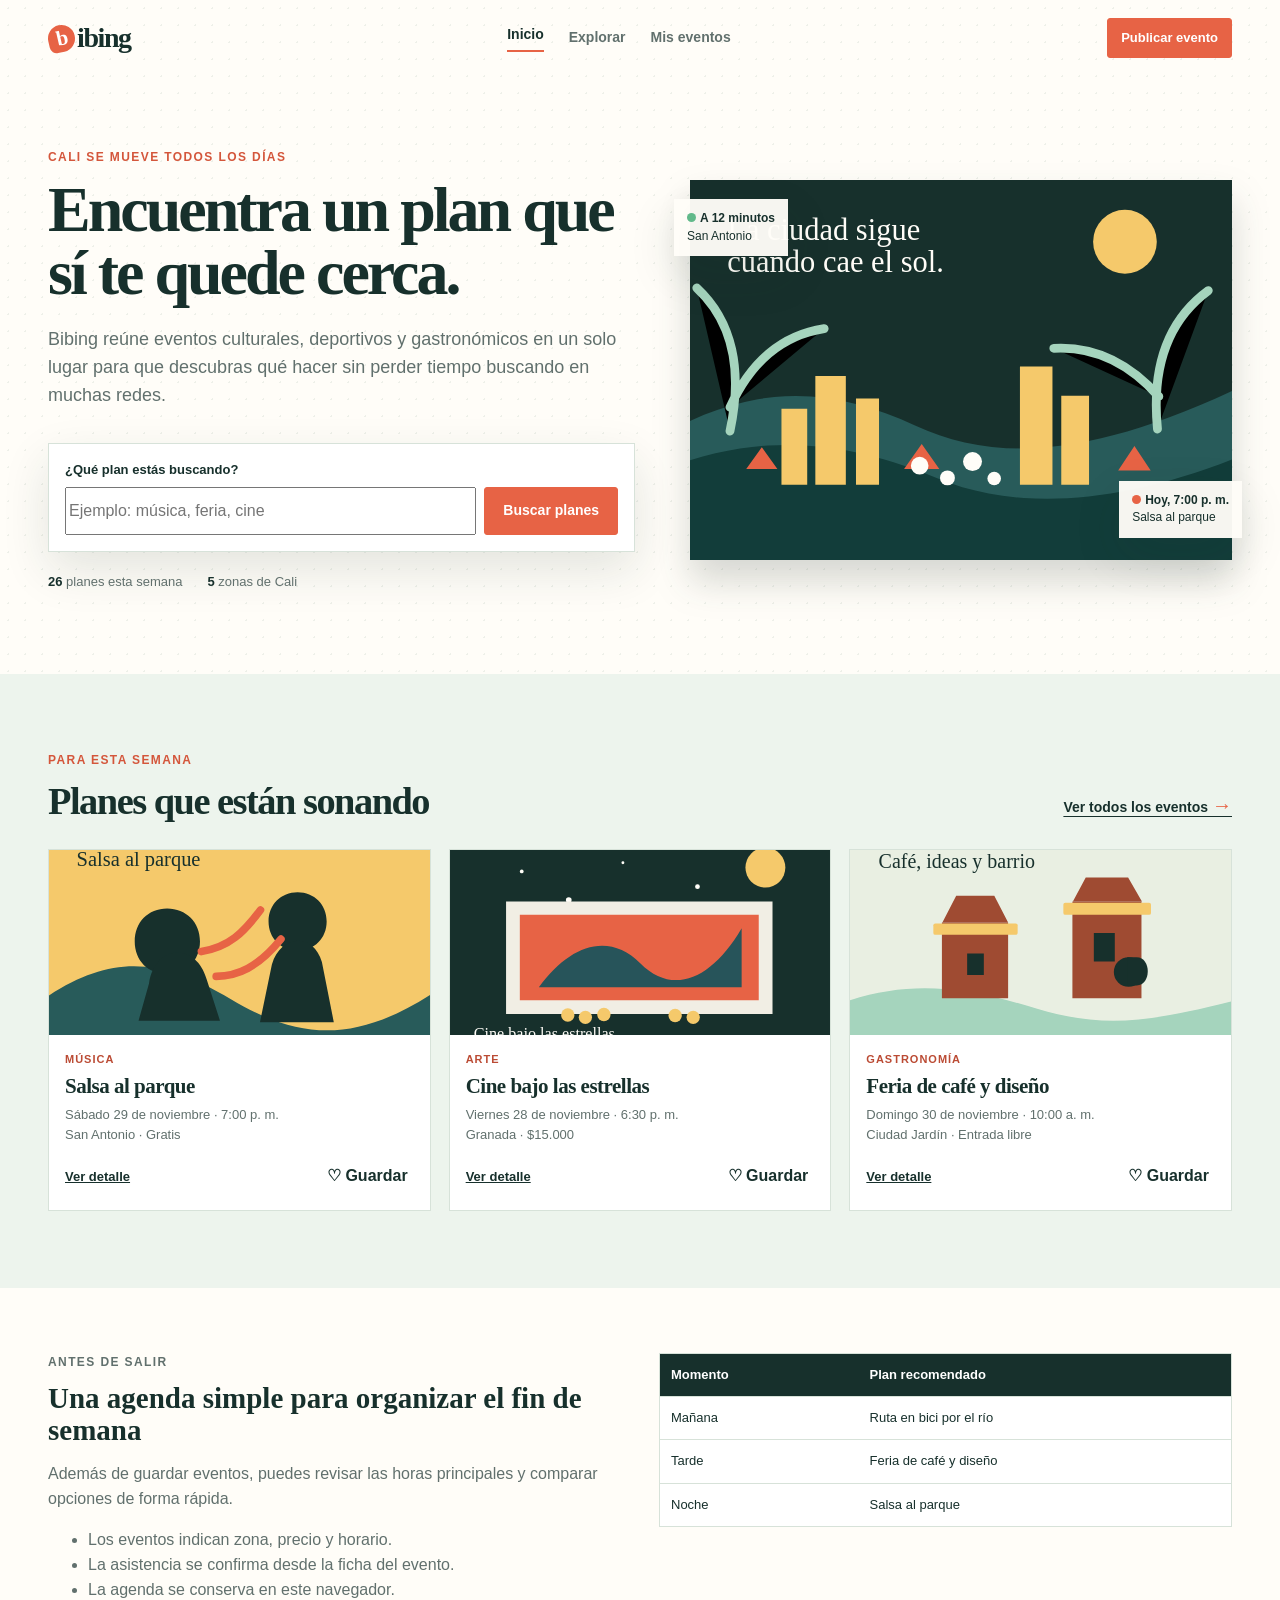
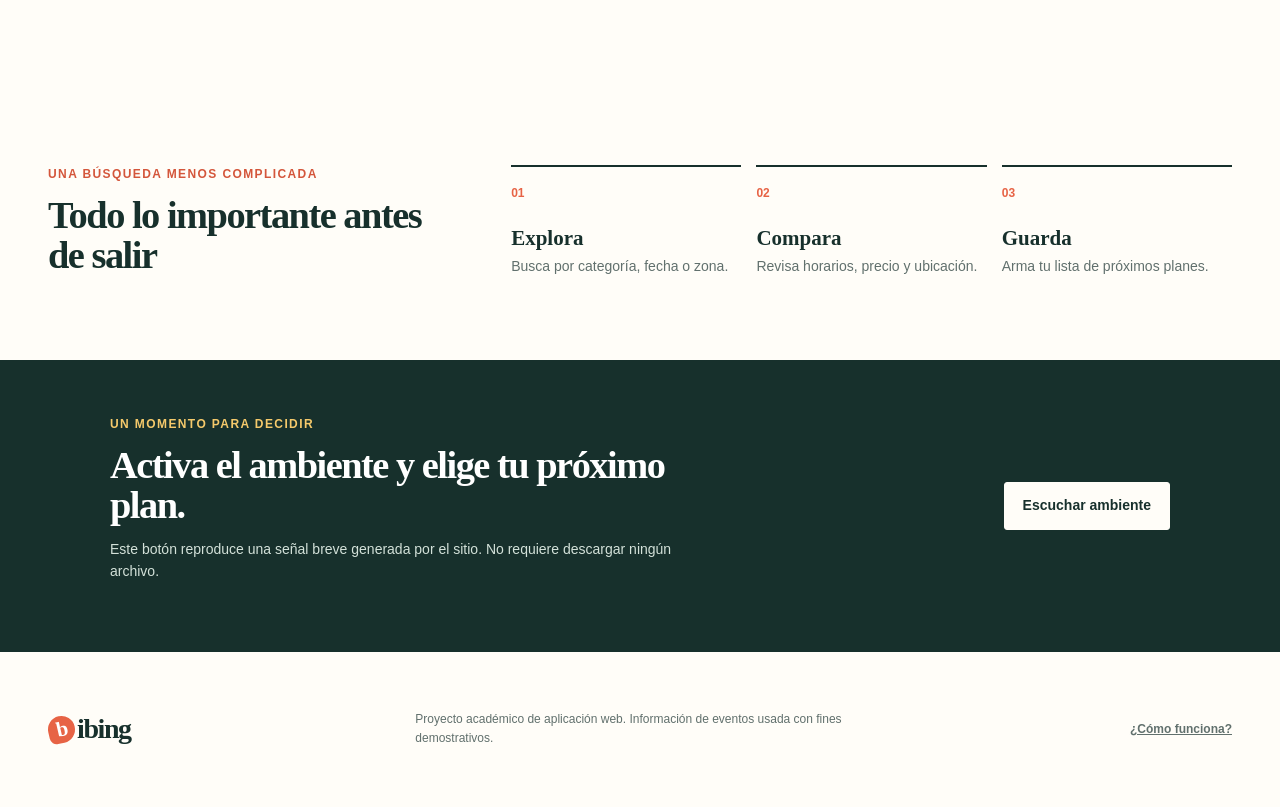
<file: index.html>
<!doctype html>
<html lang="es">
  <head>
    <meta charset="UTF-8" />
    <meta name="viewport" content="width=device-width, initial-scale=1.0" />
    <meta name="description" content="Bibing, plataforma web para descubrir planes y eventos en Cali." />
    <title>Bibing | Planes que pasan cerca</title>
    <link rel="stylesheet" href="styles.css" />
    <script src="app.js" defer></script>
  </head>
  <body data-page="home">
    <header class="site-header">
      <a class="brand" href="index.html" aria-label="Bibing, inicio"><span class="brand-mark">b</span>ibing</a>
      <nav aria-label="Navegación principal">
        <a class="active" href="index.html">Inicio</a><a href="explorar.html">Explorar</a><a href="mis-eventos.html">Mis eventos</a>
      </nav>
      <a class="button button-small" href="crear-evento.html">Publicar evento</a>
    </header>

    <main>
      <section class="hero">
        <div class="hero-copy">
          <p class="eyebrow">Cali se mueve todos los días</p>
          <h1>Encuentra un plan que sí te quede cerca.</h1>
          <p class="lead">Bibing reúne eventos culturales, deportivos y gastronómicos en un solo lugar para que descubras qué hacer sin perder tiempo buscando en muchas redes.</p>
          <form class="search-card" data-search-form>
            <label for="home-search">¿Qué plan estás buscando?</label>
            <div class="search-row"><input id="home-search" name="query" type="search" placeholder="Ejemplo: música, feria, cine" /><button class="button" type="submit">Buscar planes</button></div>
          </form>
          <div class="hero-notes"><span><strong>26</strong> planes esta semana</span><span><strong>5</strong> zonas de Cali</span></div>
        </div>
        <div class="hero-visual">
          <img src="cali-night.svg" alt="Ilustración de una noche de eventos en Cali" />
          <div class="floating-card first"><span class="dot coral"></span><strong>Hoy, 7:00 p. m.</strong><br />Salsa al parque</div>
          <div class="floating-card second"><span class="dot mint"></span><strong>A 12 minutos</strong><br />San Antonio</div>
        </div>
      </section>

      <section class="section section-pale">
        <div class="section-heading"><div><p class="eyebrow">Para esta semana</p><h2>Planes que están sonando</h2></div><a class="text-link" href="explorar.html">Ver todos los eventos <span>→</span></a></div>
        <div class="event-grid" data-featured-events></div>
      </section>

      <section class="planning-band">
        <div><p class="eyebrow">Antes de salir</p><h2>Una agenda simple para organizar el fin de semana</h2><p>Además de guardar eventos, puedes revisar las horas principales y comparar opciones de forma rápida.</p><ul><li>Los eventos indican zona, precio y horario.</li><li>La asistencia se confirma desde la ficha del evento.</li><li>La agenda se conserva en este navegador.</li></ul></div>
        <table><thead><tr><th>Momento</th><th>Plan recomendado</th></tr></thead><tbody><tr><td>Mañana</td><td>Ruta en bici por el río</td></tr><tr><td>Tarde</td><td>Feria de café y diseño</td></tr><tr><td>Noche</td><td>Salsa al parque</td></tr></tbody></table>
      </section>

      <section class="how-it-works">
        <div><p class="eyebrow">Una búsqueda menos complicada</p><h2>Todo lo importante antes de salir</h2></div>
        <ol class="steps"><li><span>01</span><h3>Explora</h3><p>Busca por categoría, fecha o zona.</p></li><li><span>02</span><h3>Compara</h3><p>Revisa horarios, precio y ubicación.</p></li><li><span>03</span><h3>Guarda</h3><p>Arma tu lista de próximos planes.</p></li></ol>
      </section>

      <section class="audio-callout">
        <div><p class="eyebrow">Un momento para decidir</p><h2>Activa el ambiente y elige tu próximo plan.</h2><p>Este botón reproduce una señal breve generada por el sitio. No requiere descargar ningún archivo.</p></div>
        <button class="button button-light" type="button" data-sound-button>Escuchar ambiente</button>
      </section>
    </main>
    <footer class="site-footer"><a class="brand" href="index.html"><span class="brand-mark">b</span>ibing</a><p>Proyecto académico de aplicación web. Información de eventos usada con fines demostrativos.</p><a href="como-funciona.html">¿Cómo funciona?</a></footer>
  </body>
</html>
</file>
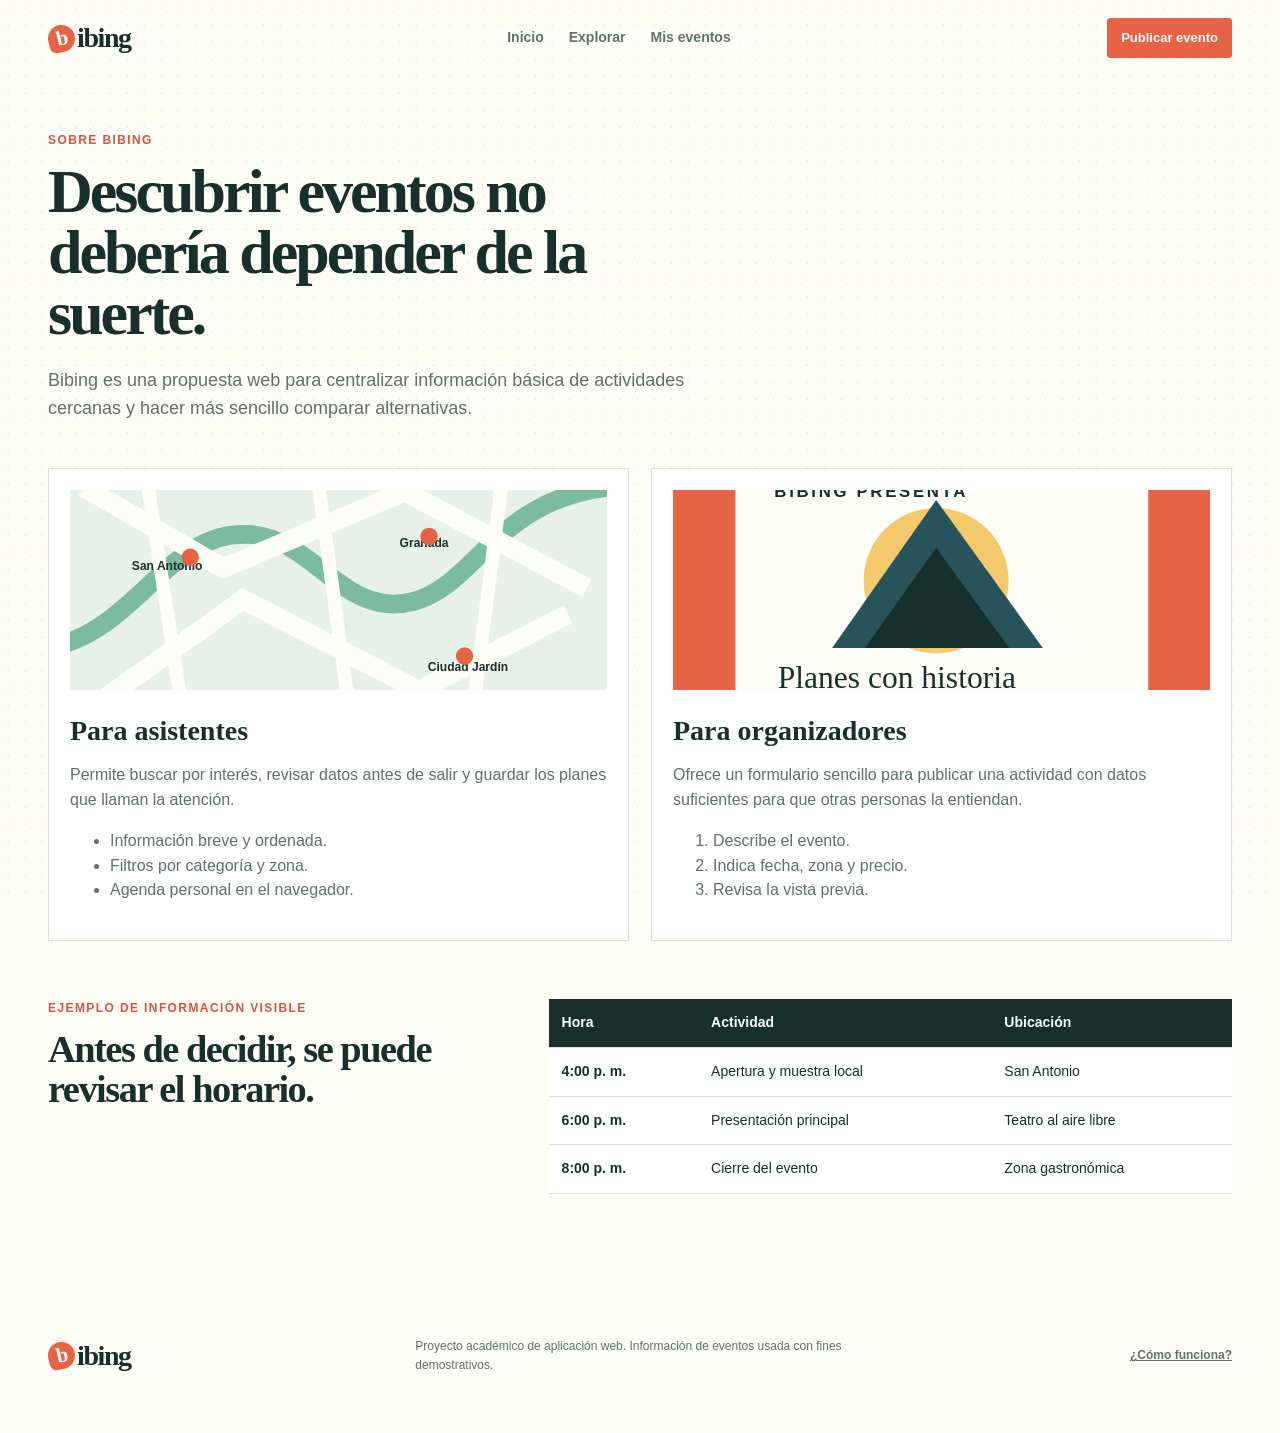
<file: como-funciona.html>
<!doctype html>
<html lang="es"><head><meta charset="UTF-8" /><meta name="viewport" content="width=device-width, initial-scale=1.0" /><meta name="description" content="Cómo funciona Bibing." /><title>Cómo funciona | Bibing</title><link rel="stylesheet" href="styles.css" /><script src="app.js" defer></script></head>
<body data-page="about"><header class="site-header"><a class="brand" href="index.html"><span class="brand-mark">b</span>ibing</a><nav aria-label="Navegación principal"><a href="index.html">Inicio</a><a href="explorar.html">Explorar</a><a href="mis-eventos.html">Mis eventos</a></nav><a class="button button-small" href="crear-evento.html">Publicar evento</a></header>
<main class="page-shell"><section class="page-intro"><p class="eyebrow">Sobre Bibing</p><h1>Descubrir eventos no debería depender de la suerte.</h1><p>Bibing es una propuesta web para centralizar información básica de actividades cercanas y hacer más sencillo comparar alternativas.</p></section><section class="info-grid"><article><img src="cali-map.svg" alt="Ilustración de un mapa de Cali" /><h2>Para asistentes</h2><p>Permite buscar por interés, revisar datos antes de salir y guardar los planes que llaman la atención.</p><ul><li>Información breve y ordenada.</li><li>Filtros por categoría y zona.</li><li>Agenda personal en el navegador.</li></ul></article><article><img src="event-poster.svg" alt="Ilustración de un afiche de evento" /><h2>Para organizadores</h2><p>Ofrece un formulario sencillo para publicar una actividad con datos suficientes para que otras personas la entiendan.</p><ol><li>Describe el evento.</li><li>Indica fecha, zona y precio.</li><li>Revisa la vista previa.</li></ol></article></section><section class="schedule"><div><p class="eyebrow">Ejemplo de información visible</p><h2>Antes de decidir, se puede revisar el horario.</h2></div><table><thead><tr><th>Hora</th><th>Actividad</th><th>Ubicación</th></tr></thead><tbody><tr><td>4:00 p. m.</td><td>Apertura y muestra local</td><td>San Antonio</td></tr><tr><td>6:00 p. m.</td><td>Presentación principal</td><td>Teatro al aire libre</td></tr><tr><td>8:00 p. m.</td><td>Cierre del evento</td><td>Zona gastronómica</td></tr></tbody></table></section></main>
<footer class="site-footer"><a class="brand" href="index.html"><span class="brand-mark">b</span>ibing</a><p>Proyecto académico de aplicación web. Información de eventos usada con fines demostrativos.</p><a href="como-funciona.html">¿Cómo funciona?</a></footer></body></html>
</file>
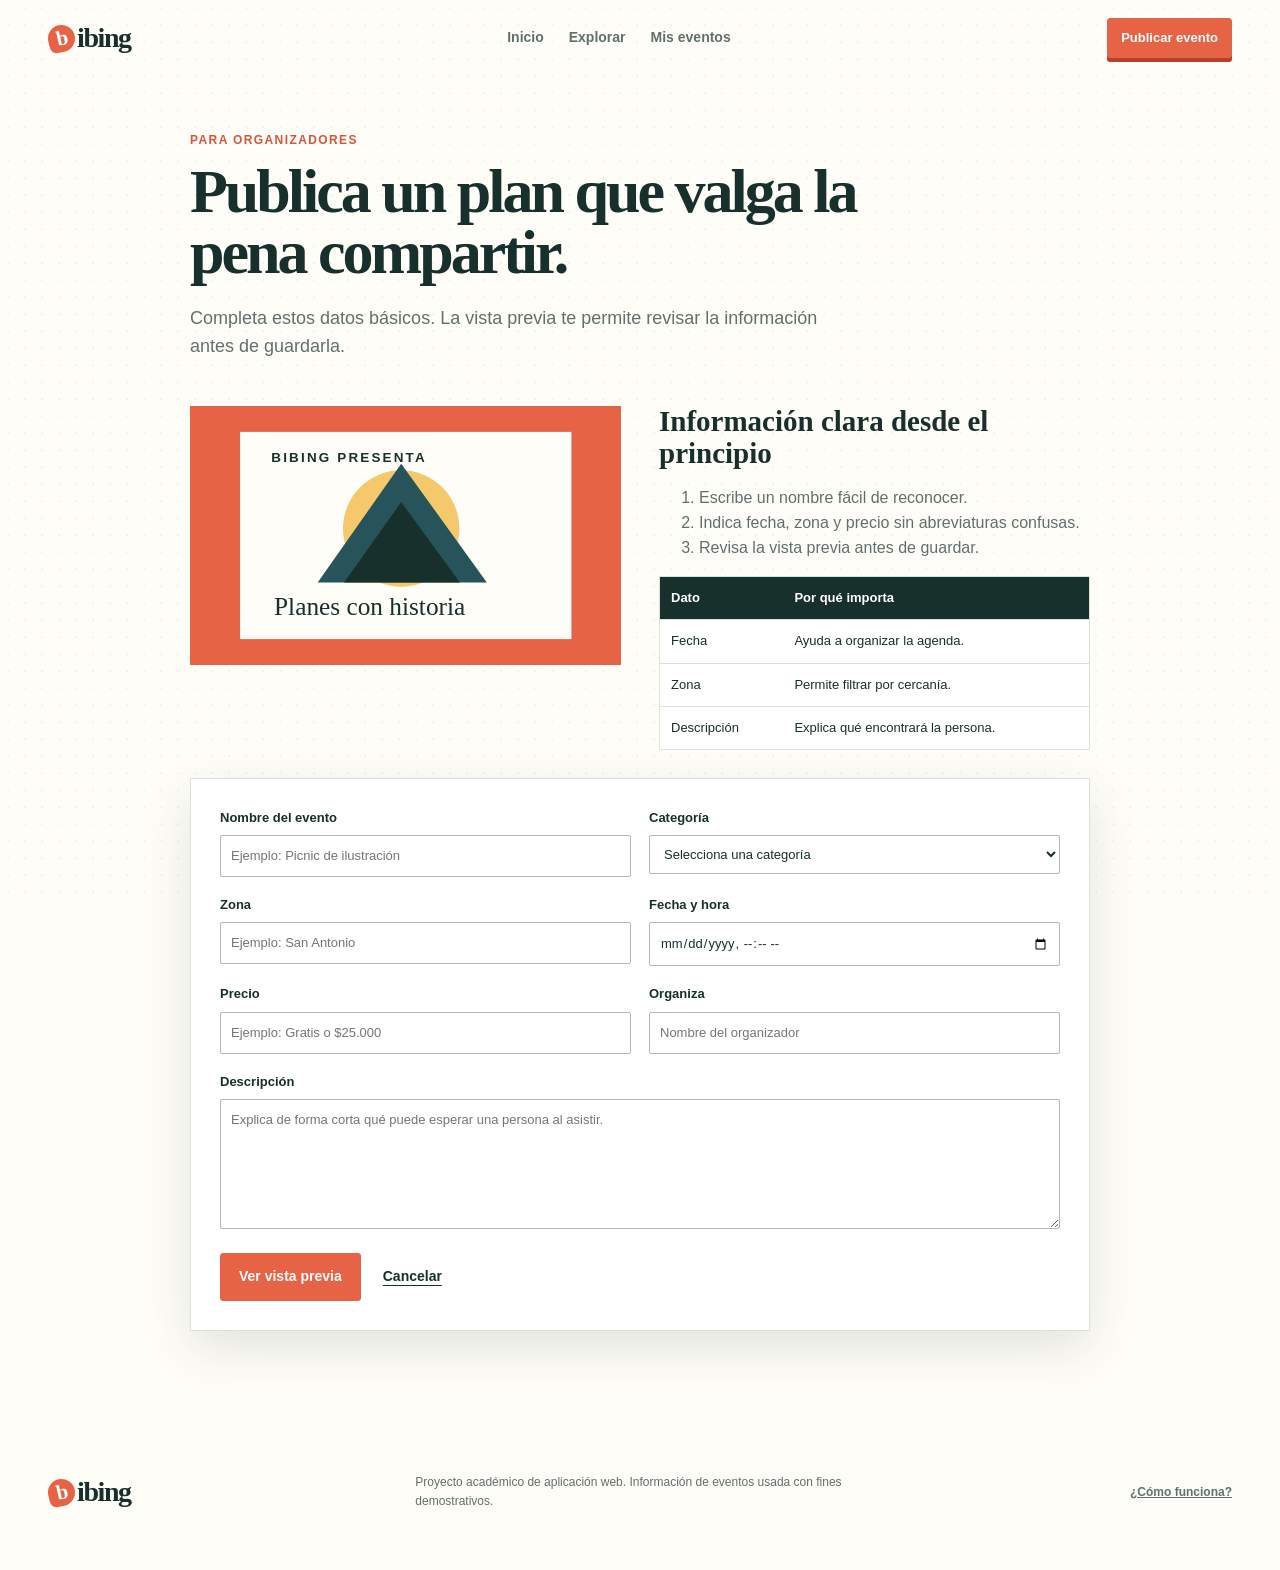
<file: crear-evento.html>
<!doctype html>
<html lang="es"><head><meta charset="UTF-8" /><meta name="viewport" content="width=device-width, initial-scale=1.0" /><meta name="description" content="Publica un evento en Bibing." /><title>Publicar evento | Bibing</title><link rel="stylesheet" href="styles.css" /><script src="app.js" defer></script></head>
<body data-page="create"><header class="site-header"><a class="brand" href="index.html"><span class="brand-mark">b</span>ibing</a><nav aria-label="Navegación principal"><a href="index.html">Inicio</a><a href="explorar.html">Explorar</a><a href="mis-eventos.html">Mis eventos</a></nav><a class="button button-small active-button" href="crear-evento.html">Publicar evento</a></header>
<main class="page-shell narrow"><section class="page-intro"><p class="eyebrow">Para organizadores</p><h1>Publica un plan que valga la pena compartir.</h1><p>Completa estos datos básicos. La vista previa te permite revisar la información antes de guardarla.</p></section><section class="publish-guide"><img src="event-poster.svg" alt="Ilustración de un afiche para publicar un evento" /><div><h2>Información clara desde el principio</h2><ol><li>Escribe un nombre fácil de reconocer.</li><li>Indica fecha, zona y precio sin abreviaturas confusas.</li><li>Revisa la vista previa antes de guardar.</li></ol><table><thead><tr><th>Dato</th><th>Por qué importa</th></tr></thead><tbody><tr><td>Fecha</td><td>Ayuda a organizar la agenda.</td></tr><tr><td>Zona</td><td>Permite filtrar por cercanía.</td></tr><tr><td>Descripción</td><td>Explica qué encontrará la persona.</td></tr></tbody></table></div></section><section class="form-card"><form data-create-form><div class="form-grid"><label>Nombre del evento<input name="title" required maxlength="70" placeholder="Ejemplo: Picnic de ilustración" /></label><label>Categoría<select name="category" required><option value="">Selecciona una categoría</option><option>Música</option><option>Arte</option><option>Gastronomía</option><option>Deporte</option></select></label><label>Zona<input name="zone" required placeholder="Ejemplo: San Antonio" /></label><label>Fecha y hora<input name="date" type="datetime-local" required /></label><label>Precio<input name="price" required placeholder="Ejemplo: Gratis o $25.000" /></label><label>Organiza<input name="organizer" required placeholder="Nombre del organizador" /></label><label class="wide">Descripción<textarea name="description" required minlength="35" maxlength="280" placeholder="Explica de forma corta qué puede esperar una persona al asistir."></textarea></label></div><div class="form-actions"><button class="button" type="submit">Ver vista previa</button><a class="text-link" href="explorar.html">Cancelar</a></div></form><section class="preview" data-preview hidden aria-live="polite"></section></section></main>
<footer class="site-footer"><a class="brand" href="index.html"><span class="brand-mark">b</span>ibing</a><p>Proyecto académico de aplicación web. Información de eventos usada con fines demostrativos.</p><a href="como-funciona.html">¿Cómo funciona?</a></footer></body></html>
</file>
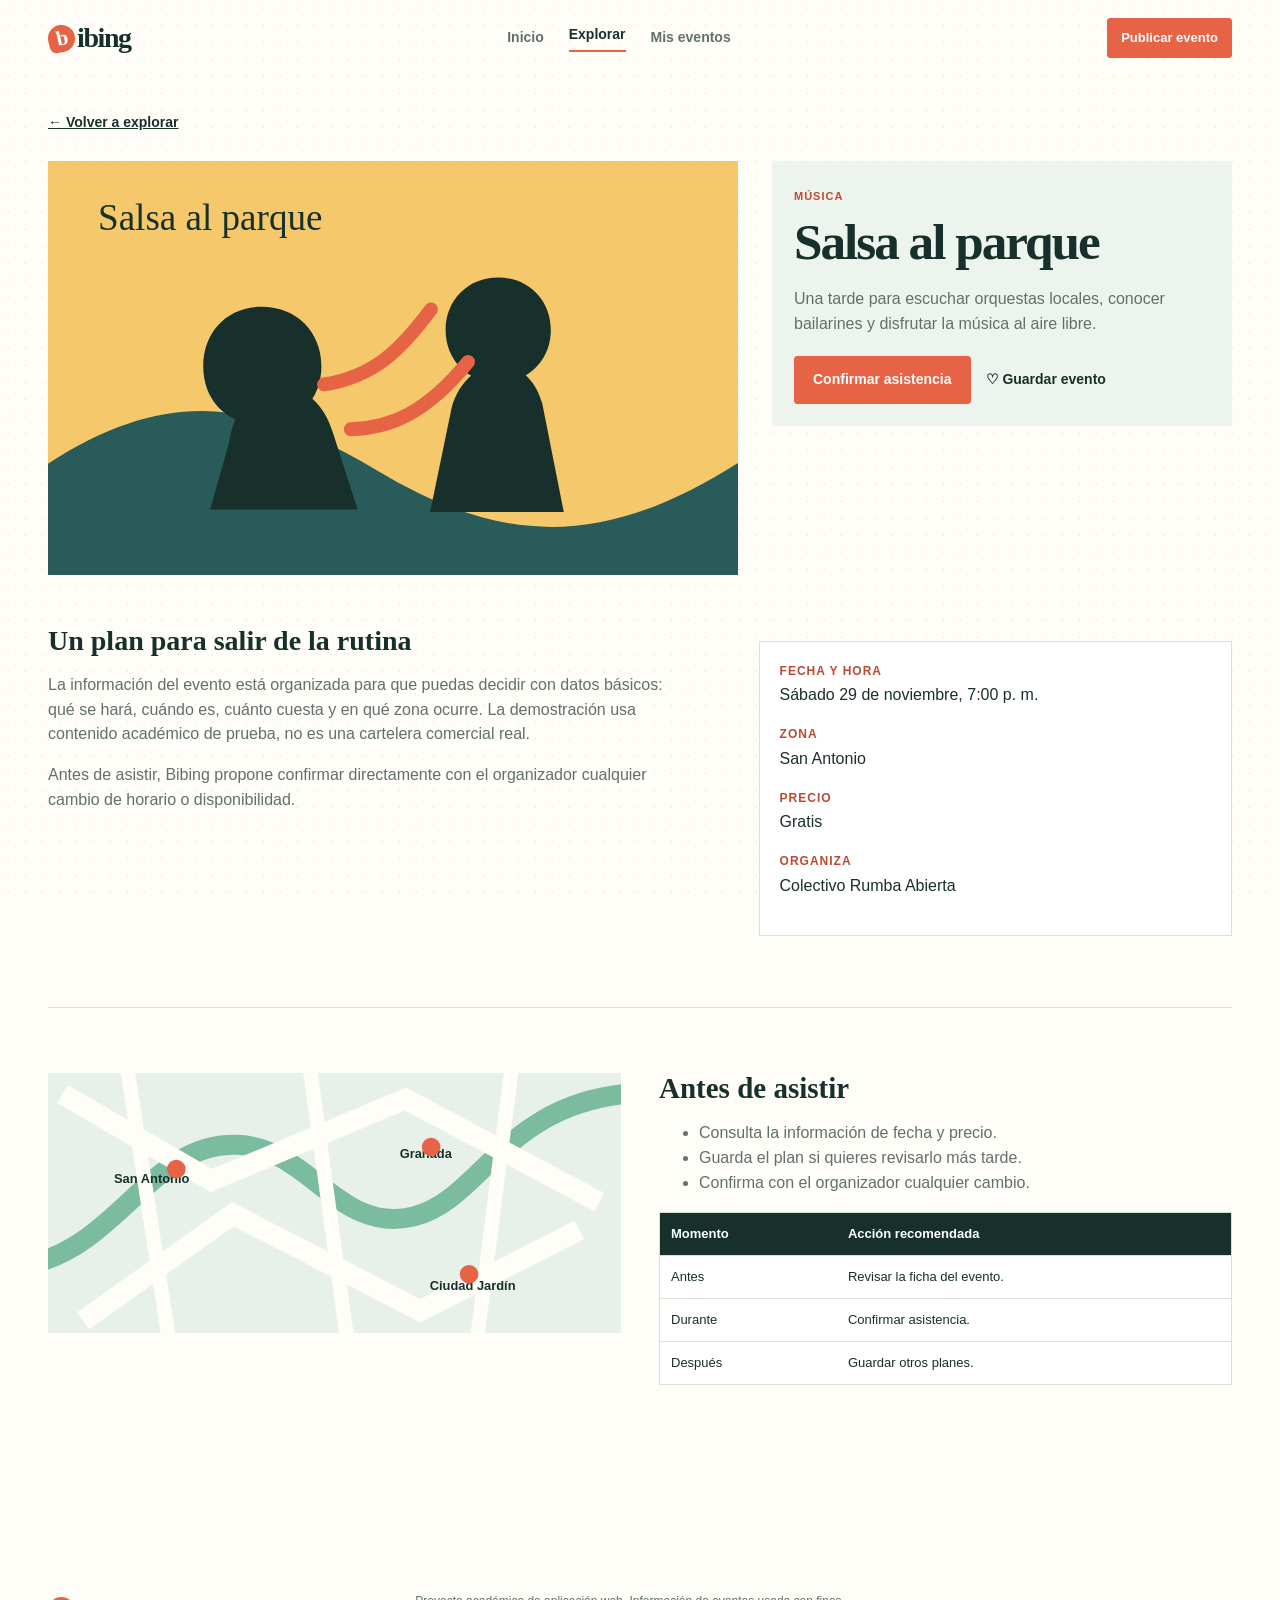
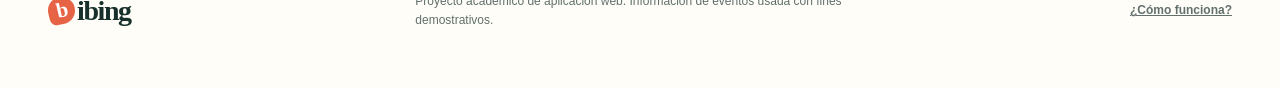
<file: evento.html>
<!doctype html>
<html lang="es"><head><meta charset="UTF-8" /><meta name="viewport" content="width=device-width, initial-scale=1.0" /><meta name="description" content="Detalle de evento en Bibing." /><title>Detalle del evento | Bibing</title><link rel="stylesheet" href="styles.css" /><script src="app.js" defer></script></head>
<body data-page="event"><header class="site-header"><a class="brand" href="index.html"><span class="brand-mark">b</span>ibing</a><nav aria-label="Navegación principal"><a href="index.html">Inicio</a><a class="active" href="explorar.html">Explorar</a><a href="mis-eventos.html">Mis eventos</a></nav><a class="button button-small" href="crear-evento.html">Publicar evento</a></header>
<main class="event-page"><div data-event-detail></div><section class="event-guide"><img src="cali-map.svg" alt="Mapa ilustrado para ubicar eventos en Cali" /><div><h2>Antes de asistir</h2><ul><li>Consulta la información de fecha y precio.</li><li>Guarda el plan si quieres revisarlo más tarde.</li><li>Confirma con el organizador cualquier cambio.</li></ul><table><thead><tr><th>Momento</th><th>Acción recomendada</th></tr></thead><tbody><tr><td>Antes</td><td>Revisar la ficha del evento.</td></tr><tr><td>Durante</td><td>Confirmar asistencia.</td></tr><tr><td>Después</td><td>Guardar otros planes.</td></tr></tbody></table></div></section></main><footer class="site-footer"><a class="brand" href="index.html"><span class="brand-mark">b</span>ibing</a><p>Proyecto académico de aplicación web. Información de eventos usada con fines demostrativos.</p><a href="como-funciona.html">¿Cómo funciona?</a></footer></body></html>
</file>
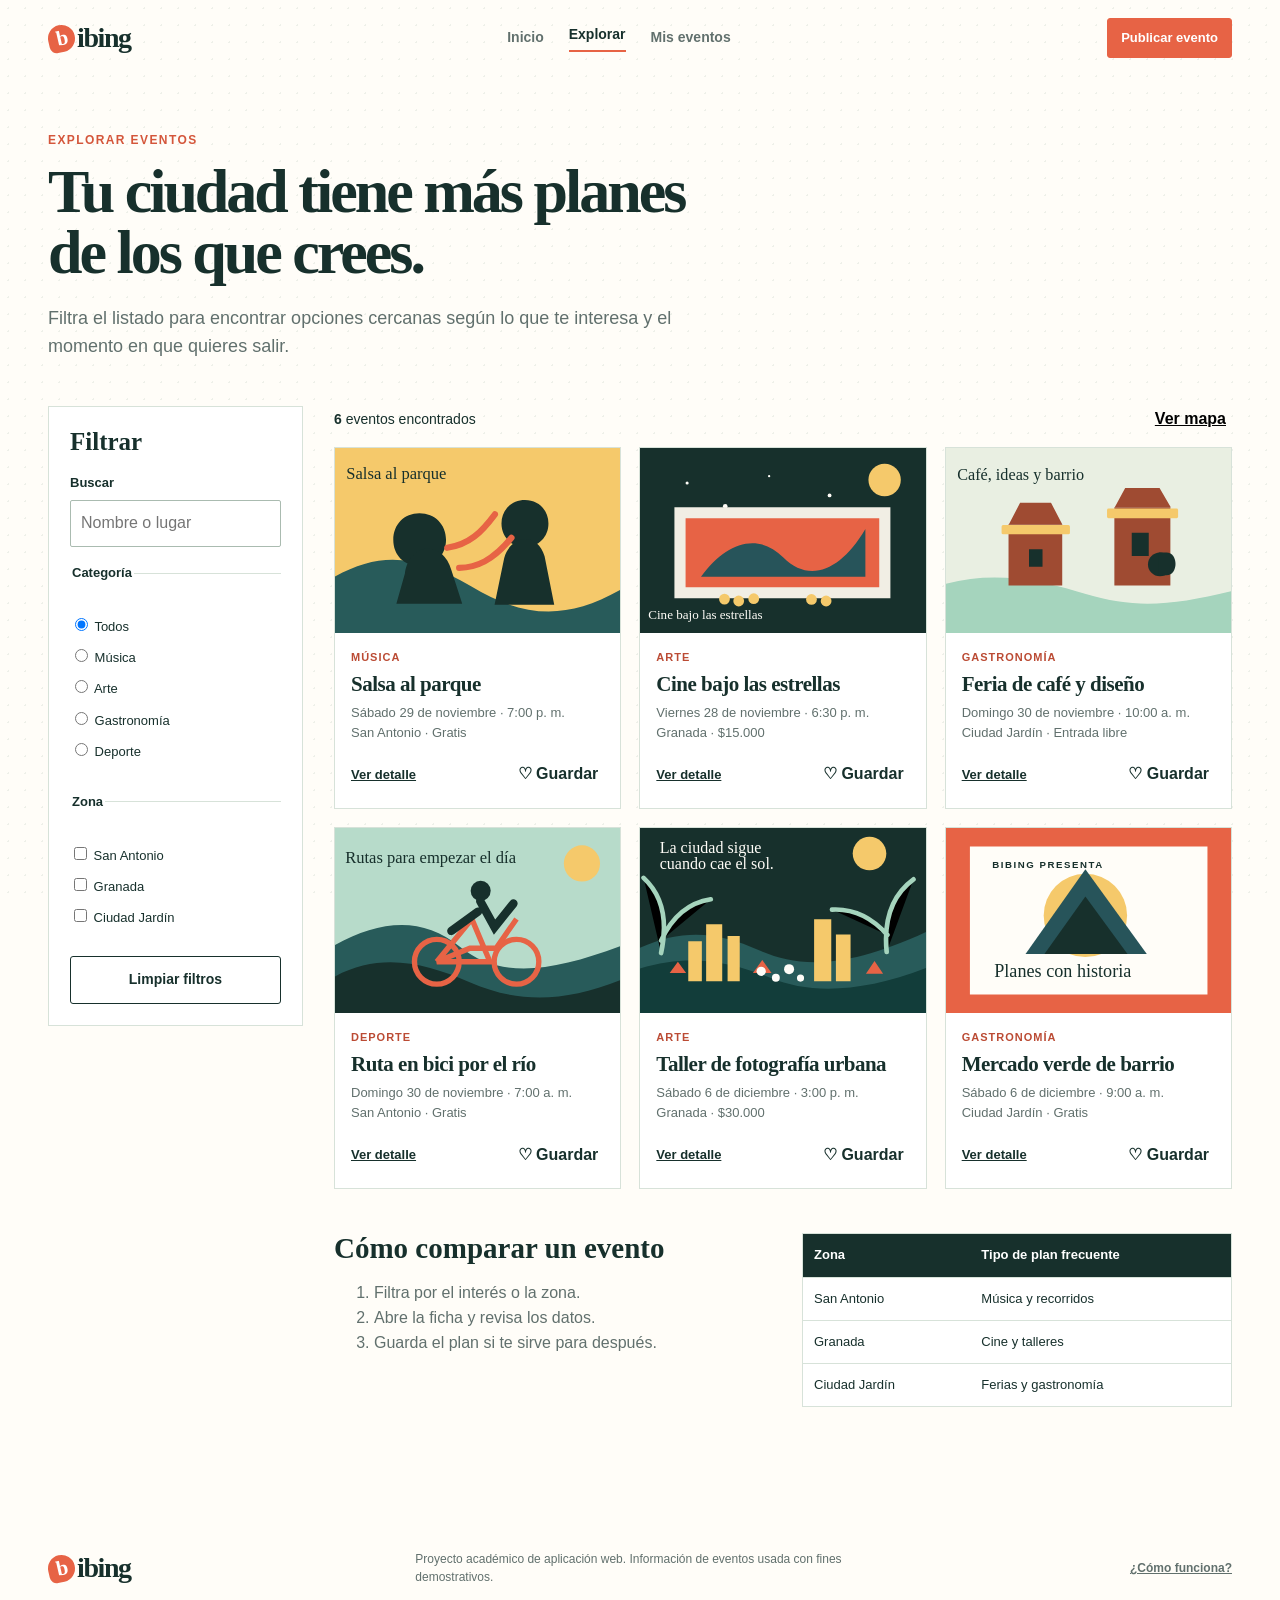
<file: explorar.html>
<!doctype html>
<html lang="es"><head><meta charset="UTF-8" /><meta name="viewport" content="width=device-width, initial-scale=1.0" /><meta name="description" content="Explora eventos de Bibing." /><title>Explorar planes | Bibing</title><link rel="stylesheet" href="styles.css" /><script src="app.js" defer></script></head>
<body data-page="explore"><header class="site-header"><a class="brand" href="index.html" aria-label="Bibing, inicio"><span class="brand-mark">b</span>ibing</a><nav aria-label="Navegación principal"><a href="index.html">Inicio</a><a class="active" href="explorar.html">Explorar</a><a href="mis-eventos.html">Mis eventos</a></nav><a class="button button-small" href="crear-evento.html">Publicar evento</a></header>
<main class="page-shell"><section class="page-intro"><p class="eyebrow">Explorar eventos</p><h1>Tu ciudad tiene más planes de los que crees.</h1><p>Filtra el listado para encontrar opciones cercanas según lo que te interesa y el momento en que quieres salir.</p></section>
<section class="explore-layout"><aside class="filters" aria-label="Filtros de eventos"><h2>Filtrar</h2><label for="event-search">Buscar</label><input id="event-search" type="search" placeholder="Nombre o lugar" data-event-search /><fieldset><legend>Categoría</legend><label><input type="radio" name="category" value="all" checked data-category-filter /> Todos</label><label><input type="radio" name="category" value="Música" data-category-filter /> Música</label><label><input type="radio" name="category" value="Arte" data-category-filter /> Arte</label><label><input type="radio" name="category" value="Gastronomía" data-category-filter /> Gastronomía</label><label><input type="radio" name="category" value="Deporte" data-category-filter /> Deporte</label></fieldset><fieldset><legend>Zona</legend><label><input type="checkbox" value="San Antonio" data-zone-filter /> San Antonio</label><label><input type="checkbox" value="Granada" data-zone-filter /> Granada</label><label><input type="checkbox" value="Ciudad Jardín" data-zone-filter /> Ciudad Jardín</label></fieldset><button class="button button-outline" type="button" data-clear-filters>Limpiar filtros</button></aside>
<div class="events-panel"><div class="results-bar"><p><strong data-results-count>0</strong> eventos encontrados</p><button class="view-toggle" type="button" data-map-toggle>Ver mapa</button></div><div class="map-panel" data-map-panel hidden><img src="cali-map.svg" alt="Mapa ilustrado con zonas de eventos en Cali" /><div class="map-pin pin-one">1</div><div class="map-pin pin-two">2</div><div class="map-pin pin-three">3</div></div><div class="event-grid" data-events-list></div><section class="explore-guide"><div><h2>Cómo comparar un evento</h2><ol><li>Filtra por el interés o la zona.</li><li>Abre la ficha y revisa los datos.</li><li>Guarda el plan si te sirve para después.</li></ol></div><table><thead><tr><th>Zona</th><th>Tipo de plan frecuente</th></tr></thead><tbody><tr><td>San Antonio</td><td>Música y recorridos</td></tr><tr><td>Granada</td><td>Cine y talleres</td></tr><tr><td>Ciudad Jardín</td><td>Ferias y gastronomía</td></tr></tbody></table></section></div></section></main>
<footer class="site-footer"><a class="brand" href="index.html"><span class="brand-mark">b</span>ibing</a><p>Proyecto académico de aplicación web. Información de eventos usada con fines demostrativos.</p><a href="como-funciona.html">¿Cómo funciona?</a></footer></body></html>
</file>
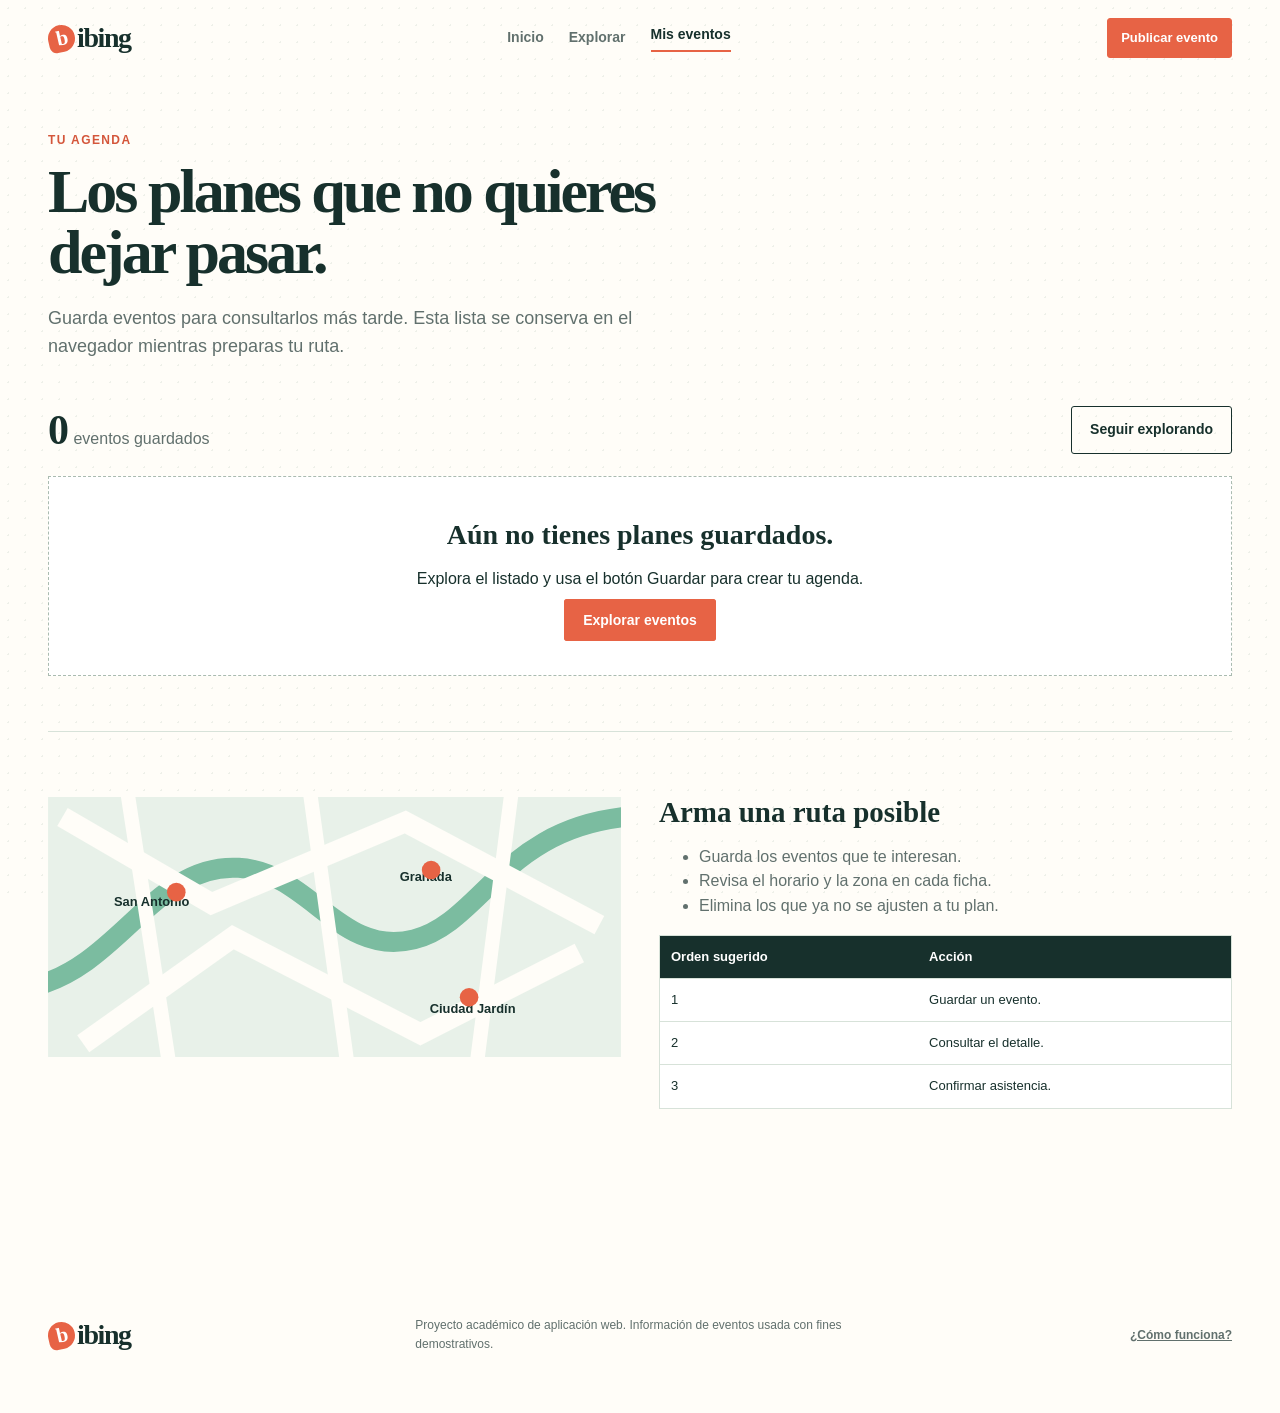
<file: mis-eventos.html>
<!doctype html>
<html lang="es"><head><meta charset="UTF-8" /><meta name="viewport" content="width=device-width, initial-scale=1.0" /><meta name="description" content="Eventos guardados en Bibing." /><title>Mis eventos | Bibing</title><link rel="stylesheet" href="styles.css" /><script src="app.js" defer></script></head>
<body data-page="saved"><header class="site-header"><a class="brand" href="index.html"><span class="brand-mark">b</span>ibing</a><nav aria-label="Navegación principal"><a href="index.html">Inicio</a><a href="explorar.html">Explorar</a><a class="active" href="mis-eventos.html">Mis eventos</a></nav><a class="button button-small" href="crear-evento.html">Publicar evento</a></header>
<main class="page-shell"><section class="page-intro"><p class="eyebrow">Tu agenda</p><h1>Los planes que no quieres dejar pasar.</h1><p>Guarda eventos para consultarlos más tarde. Esta lista se conserva en el navegador mientras preparas tu ruta.</p></section><section class="saved-section"><div class="saved-summary"><div><strong data-saved-count>0</strong><span> eventos guardados</span></div><a class="button button-outline" href="explorar.html">Seguir explorando</a></div><div class="event-grid" data-saved-events></div></section><section class="agenda-guide"><img src="cali-map.svg" alt="Mapa ilustrado para planear una ruta de eventos" /><div><h2>Arma una ruta posible</h2><ul><li>Guarda los eventos que te interesan.</li><li>Revisa el horario y la zona en cada ficha.</li><li>Elimina los que ya no se ajusten a tu plan.</li></ul><table><thead><tr><th>Orden sugerido</th><th>Acción</th></tr></thead><tbody><tr><td>1</td><td>Guardar un evento.</td></tr><tr><td>2</td><td>Consultar el detalle.</td></tr><tr><td>3</td><td>Confirmar asistencia.</td></tr></tbody></table></div></section></main>
<footer class="site-footer"><a class="brand" href="index.html"><span class="brand-mark">b</span>ibing</a><p>Proyecto académico de aplicación web. Información de eventos usada con fines demostrativos.</p><a href="como-funciona.html">¿Cómo funciona?</a></footer></body></html>
</file>
<file: styles.css>
:root { --ink:#17302c; --muted:#61706d; --paper:#fffdf8; --pale:#edf4ed; --line:#d7e2d9; --coral:#e76345; --sun:#f5c96b; --mint:#a5d4bd; --blue:#27545a; --shadow:0 18px 48px rgba(23,48,44,.12); }
* { box-sizing:border-box; }
body { margin:0; background:var(--paper); color:var(--ink); font:16px/1.55 Arial, Helvetica, sans-serif; }
body::before { content:""; position:fixed; z-index:-1; inset:0; opacity:.17; background-image:radial-gradient(#99b0a1 1px,transparent 1px); background-size:17px 17px; pointer-events:none; }
a { color:inherit; text-decoration:none; } button,input,select,textarea { font:inherit; } button { cursor:pointer; }
.site-header { min-height:76px; display:flex; align-items:center; justify-content:space-between; gap:28px; max-width:1240px; padding:14px 28px; margin:auto; }
.brand { display:inline-flex; align-items:center; gap:2px; font:700 28px/1 Georgia, 'Times New Roman', serif; letter-spacing:-1.4px; color:var(--ink); }
.brand-mark { width:27px; height:27px; display:inline-grid; place-items:center; border-radius:50% 50% 50% 7px; background:var(--coral); color:white; font:700 21px/1 Georgia,serif; transform:rotate(-13deg); }
nav { display:flex; align-items:center; gap:25px; } nav a { color:var(--muted); font-size:14px; font-weight:700; } nav a:hover,nav a.active { color:var(--ink); } nav a.active::after { content:""; display:block; height:2px; margin-top:5px; background:var(--coral); }
.button { border:1px solid var(--coral); border-radius:3px; padding:12px 18px; background:var(--coral); color:white; font-size:14px; font-weight:700; text-align:center; transition:transform .18s ease,background .18s ease; }
.button:hover { transform:translateY(-2px); background:#ce4c31; }.button-small{padding:9px 13px;font-size:13px}.button-outline{background:transparent;color:var(--ink);border-color:var(--ink)}.button-outline:hover{background:var(--ink);color:white}.button-light{background:var(--paper);border-color:var(--paper);color:var(--ink)}.active-button{box-shadow:0 4px 0 #b7402b}
.hero{max-width:1240px;margin:auto;padding:72px 28px 82px;display:grid;grid-template-columns:1.04fr .96fr;gap:55px;align-items:center}.eyebrow{margin:0 0 11px;color:#d4563b;font-size:12px;font-weight:800;letter-spacing:1.4px;text-transform:uppercase}.hero h1,.page-intro h1{font:700 clamp(41px,5vw,70px)/.99 Georgia,'Times New Roman',serif;letter-spacing:-3px;margin:0 0 22px;max-width:680px}.lead,.page-intro>p:last-child{font-size:18px;color:var(--muted);max-width:650px}.search-card{margin-top:33px;padding:16px;background:white;border:1px solid var(--line);box-shadow:var(--shadow)}.search-card label{display:block;font-size:13px;font-weight:700;margin-bottom:7px}.search-row{display:flex;gap:8px}.search-row input{min-width:0;flex:1}.search-row .button{white-space:nowrap}.hero-notes{display:flex;gap:25px;margin-top:20px;font-size:13px;color:var(--muted)}.hero-notes strong{color:var(--ink)}
.hero-visual{position:relative}.hero-visual>img{width:100%;display:block;filter:drop-shadow(0 21px 18px rgba(25,45,39,.18))}.floating-card{position:absolute;padding:11px 13px;background:rgba(255,253,248,.96);box-shadow:var(--shadow);font-size:12px;line-height:1.45}.floating-card.first{right:-10px;bottom:22px}.floating-card.second{left:-16px;top:19px}.dot{display:inline-block;width:9px;height:9px;border-radius:50%;margin-right:4px}.coral{background:var(--coral)}.mint{background:#61b98a}
.section{padding:77px max(28px,calc((100% - 1184px)/2))}.section-pale{background:var(--pale)}.section-heading{display:flex;align-items:end;justify-content:space-between;gap:20px;margin-bottom:28px}.section-heading h2,.how-it-works h2,.audio-callout h2,.schedule h2{font:700 clamp(29px,3vw,43px)/1.05 Georgia,serif;letter-spacing:-1.5px;margin:0}.text-link{font-size:14px;font-weight:700;text-decoration:underline;text-underline-offset:4px}.text-link span{color:var(--coral);font-size:20px}.event-grid{display:grid;grid-template-columns:repeat(3,1fr);gap:18px}.event-card{background:white;border:1px solid var(--line);display:flex;flex-direction:column;min-height:100%;overflow:hidden}.event-card img{width:100%;height:185px;object-fit:cover;background:#dae9de}.card-body{padding:16px 16px 15px;display:flex;flex-direction:column;flex:1}.category{font-size:11px;text-transform:uppercase;letter-spacing:1px;color:#bb4b34;font-weight:800}.event-card h3{font:700 21px/1.1 Georgia,serif;letter-spacing:-.5px;margin:7px 0}.event-meta{color:var(--muted);font-size:13px;margin:0 0 13px}.card-actions{display:flex;justify-content:space-between;align-items:center;gap:12px;margin-top:auto}.card-actions a{font-size:13px;font-weight:700;text-decoration:underline}.save-button{border:0;background:transparent;padding:6px;color:var(--ink);font-weight:700}.save-button[aria-pressed="true"]{color:var(--coral)}
.how-it-works{max-width:1184px;margin:auto;padding:82px 0;display:grid;grid-template-columns:.7fr 1.3fr;gap:75px}.steps{list-style:none;padding:0;margin:0;display:grid;grid-template-columns:repeat(3,1fr);gap:15px}.steps li{border-top:2px solid var(--ink);padding-top:13px}.steps span{font-size:12px;font-weight:800;color:var(--coral)}.steps h3{font:700 21px Georgia,serif;margin:21px 0 5px}.steps p{color:var(--muted);font-size:14px;margin:0}.audio-callout{background:var(--ink);color:white;display:flex;align-items:center;justify-content:space-between;gap:35px;padding:55px max(28px,calc((100% - 1060px)/2));margin:0}.audio-callout .eyebrow{color:var(--sun)}.audio-callout h2{max-width:590px}.audio-callout p:last-child{color:#d3e1d9;font-size:14px;max-width:580px}.site-footer{max-width:1184px;margin:auto;min-height:155px;display:flex;align-items:center;gap:28px;justify-content:space-between;padding:28px 0;color:var(--muted);font-size:12px}.site-footer p{max-width:430px}.site-footer>a:last-child{text-decoration:underline;font-weight:700}
.planning-band,.explore-guide,.publish-guide,.agenda-guide,.event-guide{display:grid;grid-template-columns:1fr 1fr;gap:38px;align-items:start;max-width:1184px;margin:0 auto;padding:65px 0}.planning-band h2,.explore-guide h2,.publish-guide h2,.agenda-guide h2,.event-guide h2{font:700 29px/1.1 Georgia,serif;margin:0 0 12px}.planning-band p,.planning-band li,.explore-guide li,.publish-guide li,.agenda-guide li,.event-guide li{color:var(--muted)}.planning-band table,.explore-guide table,.publish-guide table,.agenda-guide table,.event-guide table{width:100%;border-collapse:collapse;background:white;border:1px solid var(--line)}.planning-band th,.planning-band td,.explore-guide th,.explore-guide td,.publish-guide th,.publish-guide td,.agenda-guide th,.agenda-guide td,.event-guide th,.event-guide td{padding:11px;text-align:left;border-bottom:1px solid var(--line);font-size:13px}.planning-band th,.explore-guide th,.publish-guide th,.agenda-guide th,.event-guide th{background:var(--ink);color:white}.explore-guide{padding:44px 0 0}.publish-guide{padding:0 0 28px}.publish-guide>img,.agenda-guide>img,.event-guide>img{width:100%;max-height:260px;object-fit:cover;background:var(--pale)}.agenda-guide,.event-guide{border-top:1px solid var(--line);margin-top:55px}
.page-shell{max-width:1184px;margin:auto;padding:55px 0 84px}.page-shell.narrow{max-width:900px}.page-intro{margin-bottom:45px}.page-intro h1{font-size:clamp(39px,5vw,62px)}.explore-layout{display:grid;grid-template-columns:255px 1fr;gap:31px}.filters{border:1px solid var(--line);background:white;padding:21px;height:max-content}.filters h2{font:700 25px Georgia,serif;margin:0 0 17px}.filters label,.filters legend{display:block;font-size:13px;font-weight:700;margin-bottom:7px}.filters input[type="search"],.filters input:not([type]),.filters select,.filters textarea,.form-card input,.form-card select,.form-card textarea{border:1px solid #aabbb0;border-radius:2px;background:#fff;padding:10px;width:100%;color:var(--ink)}.filters fieldset{border:0;border-top:1px solid var(--line);padding:16px 0 5px;margin:16px 0 0}.filters fieldset label{font-weight:400;margin:9px 0}.filters .button{width:100%;margin-top:14px}.results-bar{display:flex;justify-content:space-between;align-items:center;margin-bottom:14px}.results-bar p{margin:0;font-size:14px}.view-toggle{border:0;background:none;text-decoration:underline;font-weight:700}.map-panel{position:relative;margin-bottom:18px;background:#e0ede3}.map-panel img{display:block;width:100%;max-height:285px;object-fit:cover}.map-pin{position:absolute;display:grid;place-items:center;width:29px;height:29px;background:var(--coral);color:white;border-radius:50% 50% 50% 0;transform:rotate(-45deg)}.map-pin::first-letter{transform:rotate(45deg)}.pin-one{top:26%;left:31%}.pin-two{top:50%;left:56%}.pin-three{top:31%;right:19%}
.event-page{max-width:1184px;margin:auto;padding:34px 0 83px}.back-link{font-size:14px;font-weight:700;text-decoration:underline}.event-hero{display:grid;grid-template-columns:1.2fr .8fr;gap:34px;margin:26px 0 50px}.event-main-image{width:100%;min-height:360px;object-fit:cover;background:#dce9df}.event-detail-card{padding:22px;background:var(--pale);align-self:start}.event-detail-card h1{font:700 clamp(34px,4vw,56px)/1 Georgia,serif;letter-spacing:-2px;margin:8px 0 20px}.event-detail-card p{color:var(--muted)}.event-buttons{display:flex;flex-wrap:wrap;gap:9px;margin-top:20px}.event-body{display:grid;grid-template-columns:1.15fr .85fr;gap:70px}.event-body h2{font:700 28px Georgia,serif;margin:0 0 12px}.event-body p{color:var(--muted)}.event-facts{padding:20px;background:white;border:1px solid var(--line)}.event-facts dt{font-weight:800;font-size:12px;text-transform:uppercase;letter-spacing:1px;color:#b84b33}.event-facts dd{margin:3px 0 17px}.toast{position:fixed;right:25px;bottom:25px;padding:13px 18px;color:white;background:var(--ink);box-shadow:var(--shadow);font-size:14px;z-index:3}.empty-state{grid-column:1/-1;padding:42px;border:1px dashed #aabbb0;background:white;text-align:center}.empty-state h2{font:700 28px Georgia,serif;margin:0 0 8px}.saved-summary{display:flex;justify-content:space-between;align-items:center;margin-bottom:22px}.saved-summary strong{font:700 42px Georgia,serif}.saved-summary span{color:var(--muted)}
.form-card{padding:29px;background:white;border:1px solid var(--line);box-shadow:var(--shadow)}.form-grid{display:grid;grid-template-columns:1fr 1fr;gap:18px}.form-grid label{font-weight:700;font-size:13px}.form-grid input,.form-grid select,.form-grid textarea{display:block;margin-top:7px;font-weight:400}.form-grid textarea{min-height:130px;resize:vertical}.wide{grid-column:1/-1}.form-actions{display:flex;align-items:center;gap:22px;margin-top:24px}.preview{margin-top:30px;padding:22px;border:1px solid var(--line);background:var(--pale)}.preview h2{font:700 28px Georgia,serif;margin:0 0 8px}.preview dl{display:grid;grid-template-columns:repeat(2,1fr);gap:15px;margin:20px 0}.preview dt{font-size:11px;font-weight:800;text-transform:uppercase;color:#b84b33;letter-spacing:1px}.preview dd{margin:3px 0}.preview .note{font-size:13px;color:var(--muted)}
.info-grid{display:grid;grid-template-columns:1fr 1fr;gap:22px}.info-grid article{background:white;border:1px solid var(--line);padding:21px}.info-grid img{width:100%;height:200px;object-fit:cover;background:var(--pale)}.info-grid h2{font:700 28px Georgia,serif;margin:18px 0 8px}.info-grid p,.info-grid li{color:var(--muted)}.schedule{margin-top:58px;display:grid;grid-template-columns:.8fr 1.2fr;gap:45px;align-items:start}.schedule table{border-collapse:collapse;width:100%;background:white}.schedule th,.schedule td{padding:13px;text-align:left;border-bottom:1px solid var(--line);font-size:14px}.schedule th{background:var(--ink);color:white}.schedule td:first-child{font-weight:700;white-space:nowrap}
@media(max-width:760px){.site-header{padding:13px 18px;gap:12px}.site-header nav{display:none}.hero{padding:40px 18px 50px;grid-template-columns:1fr;gap:32px}.hero h1,.page-intro h1{letter-spacing:-2px}.hero-visual{max-width:480px;margin:auto}.section{padding:52px 18px}.section-heading{align-items:start;flex-direction:column}.event-grid{grid-template-columns:1fr}.how-it-works{display:block;padding:54px 18px}.steps{margin-top:33px}.audio-callout{padding:42px 18px;display:block}.audio-callout .button{margin-top:18px}.site-footer{padding:28px 18px;display:block}.site-footer>*{display:block;margin:12px 0}.page-shell,.event-page{padding:38px 18px 60px}.explore-layout,.event-hero,.event-body,.schedule,.planning-band,.explore-guide,.publish-guide,.agenda-guide,.event-guide{grid-template-columns:1fr;gap:25px}.planning-band,.explore-guide,.publish-guide,.agenda-guide,.event-guide{padding:42px 18px}.filters{position:static}.form-grid,.info-grid{grid-template-columns:1fr}.wide{grid-column:auto}.search-row{display:block}.search-row .button{margin-top:8px;width:100%}.hero-notes{gap:12px;flex-wrap:wrap}.event-main-image{min-height:250px}.saved-summary{align-items:flex-start;gap:12px;flex-direction:column}}
</file>
